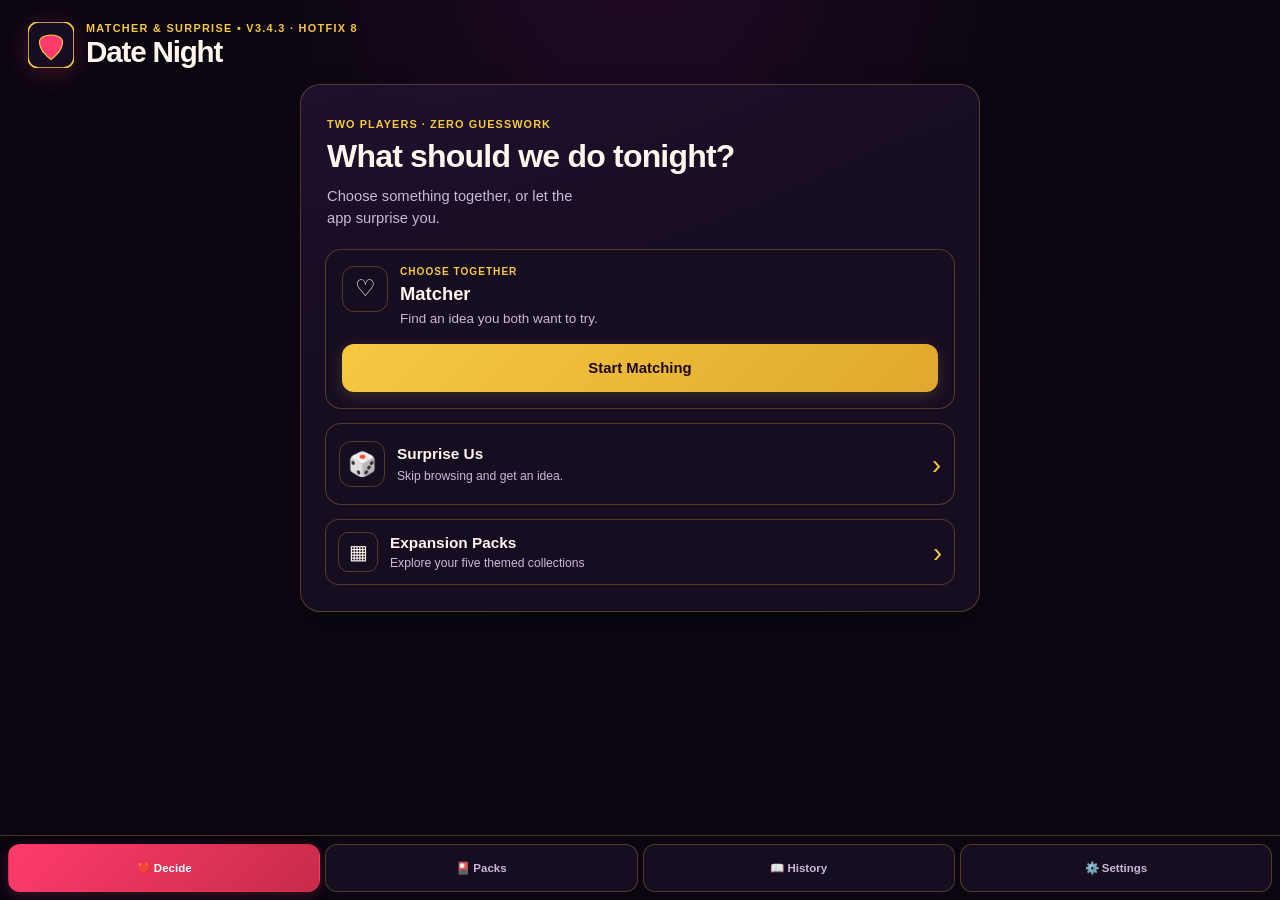
<file: index.html>
<!DOCTYPE html>
<html lang="en">
<head>
<meta charset="UTF-8" />
<meta name="viewport" content="width=device-width, initial-scale=1.0, viewport-fit=cover" />
<meta name="theme-color" content="#0b0610" />
<meta name="application-version" content="3.4.3-hotfix8" />
<meta http-equiv="Content-Security-Policy" content="default-src 'self'; base-uri 'self'; object-src 'none'; script-src 'self'; style-src 'self' 'unsafe-inline'; img-src 'self' data: blob: https:; font-src 'self' data:; connect-src 'self' https: wss:; form-action 'self' mailto:">
<meta name="apple-mobile-web-app-capable" content="yes" />
<meta name="apple-mobile-web-app-status-bar-style" content="black-translucent" />
<meta name="apple-mobile-web-app-title" content="Date Night" />
<link rel="apple-touch-icon" href="./icon-192.png" />
<meta name="format-detection" content="telephone=no" />
<link rel="manifest" href="./manifest.json" />
<title>Date Night Decider · V3.4.3 · Hotfix 8</title>
<link rel="stylesheet" href="./styles.css?v=3.4.3-layout1" />
</head>
<body>
<noscript>
  <div style="padding: 24px; background: #5b1730; color: white; text-align: center; font: 16px sans-serif;" role="alert">
    JavaScript is required to run Date Night Decider. Please enable JavaScript in your browser settings.
  </div>
</noscript>
<canvas id="confettiCanvas" aria-hidden="true"></canvas>
<div class="wrap">
  <header class="hero" role="banner">
    <div class="brand-header-inline">
      <svg class="brand-logo-svg" width="44" height="44" viewBox="0 0 120 120" xmlns="http://www.w3.org/2000/svg" aria-label="Date Night Logo" role="img">
        <rect width="120" height="120" rx="28" fill="#160d21" stroke="#f6c941" stroke-width="4"/>
        <path d="M30,52 C30,28 90,28 90,52 C90,78 60,98 60,98 C60,98 30,78 30,52 Z" fill="#ff3b6c" stroke="#f6c941" stroke-width="3"/>
      </svg>
      <div>
        <div class="brand-subtitle">Matcher &amp; Surprise • V3.4.3 · Hotfix 8</div>
        <h1>Date Night</h1>
      </div>
      <button type="button"
        id="matcherBackButton"
        class="matcher-back-btn"
        data-click-action="switchGame"
        data-click-args="[&quot;home&quot;]"
        aria-label="Back to Decide"
        hidden>‹ Back</button>
    </div>
  </header>

  <div id="storageWarningBanner" class="storage-warning-banner" role="alert" aria-live="assertive" hidden></div>
  <div id="cardAnnouncer" class="sr-only" role="status" aria-live="polite" aria-atomic="true"></div>

  <section class="filter-bar" aria-label="Filter Controls" hidden>
    <span class="filter-label" id="filterLabel">Filters &amp; Preferences</span>
    <details class="category-picker" id="categoryPicker">
      <summary id="categorySummary" aria-expanded="false">Customize Packs &amp; Settings ▾</summary>
      <div class="category-options" role="region" aria-labelledby="filterLabel">
        <div class="dropdown-section-title" style="margin-top:10px;">Filter Categories</div>
        <label><input type="checkbox" class="category-choice" value="baking" checked data-change-action="applyCategoryFilter" aria-label="Baking category" /> 🥧 Baking</label>
        <label><input type="checkbox" class="category-choice" value="cooking" checked data-change-action="applyCategoryFilter" aria-label="Cooking category" /> 🍳 Cooking</label>
        <label><input type="checkbox" class="category-choice" value="gaming" checked data-change-action="applyCategoryFilter" aria-label="Gaming category" /> 🎮 Gaming</label>
        <label><input type="checkbox" class="category-choice" value="board games" checked data-change-action="applyCategoryFilter" aria-label="Board games category" /> 🎲 Board Games</label>
        <label><input type="checkbox" class="category-choice" value="tv" checked data-change-action="applyCategoryFilter" aria-label="TV shows category" /> 📺 TV Shows</label>
        <label><input type="checkbox" class="category-choice" value="movie" checked data-change-action="applyCategoryFilter" aria-label="Movie night category" /> 🎬 Movie Night</label>
        <label><input type="checkbox" class="category-choice" value="micro-adventure" checked data-change-action="applyCategoryFilter" aria-label="Micro-adventure category" /> 🚀 Micro-Adventure</label>
        <label><input type="checkbox" class="category-choice" value="quest" checked data-change-action="applyCategoryFilter" aria-label="Town quest category" /> 🧭 Town Quest</label>
        <label><input type="checkbox" class="category-choice" value="arcade" checked data-change-action="applyCategoryFilter" aria-label="Challenge arcade category" /> ⚔️ Challenge Arcade</label>
        <div class="category-actions">
          <button type="button" data-click-action="setAllCategories" data-click-args="[true]" data-stop-propagation="true" aria-label="Select all categories">Select all</button>
          <button type="button" data-click-action="setAllCategories" data-click-args="[false]" data-stop-propagation="true" aria-label="Clear all categories">Clear all</button>
        </div>

        <div class="dropdown-section-title" style="margin-top:10px;">Budget Filter</div>
        <div class="settings-inline-row" style="grid-template-columns: 1fr;">
          <label for="budgetFilter">Cost Level
            <select id="budgetFilter" data-change-action="applyCategoryFilter">
              <option value="all">Any Budget</option>
              <option value="free">No Additional Purchase (Use What You Have)</option>
              <option value="paid">May Require a Purchase</option>
            </select>
          </label>
        </div>

              </div>
    </details>
  </section>

  <section class="tracker-strip" aria-label="Weekly Goal Tracker" hidden>
    <div class="tracker-info">
      <span>Weekly Goal: <strong id="dateGoalStatus">0 / 1 Done</strong></span>
      <span class="tracker-tip">Swipe through desired packs</span>
    </div>
    <div id="dateGoalProgress" class="stat-bar-bg" role="progressbar" aria-label="Weekly goal progress" aria-valuenow="0" aria-valuemin="0" aria-valuemax="100">
      <div class="stat-bar-fill" id="dateGoalBar" style="width:0%;"></div>
    </div>
  </section>

  <nav class="app-bottom-nav" role="navigation" aria-label="Main navigation">
    <button type="button" class="app-nav-tab active" data-app-tab="decide" data-click-action="switchGame" data-click-args="[&quot;home&quot;,&quot;$this&quot;]">❤️ Decide</button>
    <button type="button" class="app-nav-tab" data-app-tab="packs"
      data-click-action="switchGame" data-click-args="[&quot;store&quot;,&quot;$this&quot;]">🎴 Packs</button>
    <button type="button" class="app-nav-tab" data-app-tab="history"
      data-click-action="switchGame" data-click-args="[&quot;history&quot;,&quot;$this&quot;]">📖 History</button>
    <button type="button" class="app-nav-tab" data-app-tab="settings"
      data-click-action="switchGame" data-click-args="[&quot;settings&quot;,&quot;$this&quot;]">⚙️ Settings</button>
  </nav>


  <main>

    <section class="game-card home-screen active-mode"
      id="card-home" aria-labelledby="homeTitle">
      <div class="home-intro">
        <div class="home-eyebrow">TWO PLAYERS · ZERO GUESSWORK</div>
        <h2 id="homeTitle" class="home-title">What should we do tonight?</h2>
        <p class="home-description">
          Choose something together, or let the app surprise you.
        </p>
      </div>

      <div class="home-actions">
        <section class="home-action-card home-action-card-primary"
          aria-labelledby="homeMatcherTitle">
          <div class="home-action-topline">
            <div class="home-action-icon" aria-hidden="true">♡</div>
            <div class="home-action-copy">
              <div class="home-action-eyebrow">CHOOSE TOGETHER</div>
              <h3 id="homeMatcherTitle">Matcher</h3>
              <p>Find an idea you both want to try.</p>
            </div>
          </div>
          <button type="button" class="primary-btn home-primary-btn"
            data-click-action="switchGame"
            data-click-args="[&quot;matcher&quot;,&quot;$this&quot;]">
            Start Matching
          </button>
        </section>

        <button type="button"
          class="home-action-card home-action-card-secondary"
          data-click-action="switchGame"
          data-click-args="[&quot;surprise&quot;,&quot;$this&quot;]">
          <span class="home-action-icon" aria-hidden="true">🎲</span>
          <span class="home-action-copy">
            <strong>Surprise Us</strong>
            <small>Skip browsing and get an idea.</small>
          </span>
          <span class="home-card-arrow" aria-hidden="true">›</span>
        </button>

        <button type="button" class="home-packs-shortcut"
          data-click-action="switchGame"
          data-click-args="[&quot;store&quot;,&quot;$this&quot;]">
          <span class="home-packs-icon" aria-hidden="true">▦</span>
          <span class="home-packs-copy">
            <strong>Expansion Packs</strong>
            <small>Explore your five themed collections</small>
          </span>
          <span class="home-card-arrow" aria-hidden="true">›</span>
        </button>
      </div>
    </section>

    <section class="game-card" id="card-matcher" aria-labelledby="matcherTurnHeader">
      <div class="matcher-wrap">
        <div id="connectionStatusBanner" class="connection-status-banner" style="display:none;" role="status"></div>
        <div class="turn-indicator" id="matcherTurnHeader">Player 1's Turn</div>
        <div class="swipe-card" id="swipeCard" tabindex="0" role="region" aria-label="Date Idea Card">
          <div class="card-content-inner">
            <div class="cat-badge" id="cardCategory">Baking</div>
            <div class="title" id="cardTitle">Loading...</div>
            <div class="detail" id="cardDetail">Loading activity details...</div>
            <div class="meta-pills" id="cardMeta"></div>
            <div id="venueHintBanner" class="ftc-disclosure-badge" style="display:none;">Going out? Open the selected idea's map search for nearby options.</div>
          </div>
        </div>
        <div class="swipe-controls" aria-label="Date idea choice buttons">
          <button type="button" class="swipe-control-btn pass-btn" data-click-action="handleSwipe" data-click-args="[false]" aria-label="Pass on this date">✕ Pass</button>
          <button type="button" class="swipe-control-btn like-btn" data-click-action="handleSwipe" data-click-args="[true]" aria-label="Like this date">♥ Like</button>
        </div>
        <div class="swipe-hint">Swipe <b>Left</b> to pass · Swipe <b>Right</b> to like desired packs</div>
      </div>
    </section>

    <section class="game-card" id="card-surprise">
      <div class="surprise-wrap">
        <div class="turn-indicator">Instant Decision</div>
        <h2 class="section-title">Surprise Us</h2>
        <p class="section-sub">Pick a random date instantly from your active packs.</p>
        <div class="feature-grid">
          <label for="surpriseMode">Mode
            <select id="surpriseMode">
              <option value="all">Anything eligible</option>
              <option value="new">Not completed yet</option>
            </select>
          </label>
        </div>
        <button type="button" class="primary-btn" data-click-action="surpriseMe" style="margin-top:16px;">✨ Pick Our Date</button>
      </div>
    </section>

    <section class="game-card" id="card-history">
      <div class="turn-indicator">Scrapbook &amp; Analytics</div>
      <h2 class="section-title">Date History</h2>
      <div id="analyticsDashboard"></div>
      <div id="historyStats" class="library-summary"></div>
      <div id="historyList" class="library-list"></div>
</section>

    <section class="game-card" id="card-library">
      <div class="turn-indicator">Full Collection</div>
      <h2 class="section-title">Date Library</h2>
      <div class="library-tools">
        <input type="search" id="librarySearch" placeholder="🔍 Search titles..." data-input-action="renderLibrary" aria-label="Search date titles" />
        <select id="libraryCategory" data-change-action="renderLibrary" aria-label="Filter library category">
          <option value="all">All categories</option>
          <option value="baking">Baking</option>
          <option value="cooking">Cooking</option>
          <option value="gaming">Gaming</option>
          <option value="board games">Board Games</option>
          <option value="tv">TV Shows</option>
          <option value="movie">Movie Night</option>
          <option value="micro-adventure">Micro-Adventure</option>
          <option value="quest">Town Quest</option>
          <option value="arcade">Challenge Arcade</option>
        </select>
      </div>
      <div class="library-summary" id="librarySummary"></div>
      <div class="library-list" id="libraryList"></div>
    </section>

    <section class="game-card" id="card-store">
      <div class="turn-indicator">Expansion Hub</div>
      <h2 class="section-title">Date Night Store</h2>
      <p class="section-sub">Explore five expansion packs with seven unique date ideas each. Preview every card before unlocking a pack. Official purchases process securely via App Store / Google Play.</p>
      <div class="library-summary" id="storeSummary"></div>
      <div class="store-grid" id="storeGrid"></div>
    </section>

    <section class="game-card" id="card-settings">
      <div class="turn-indicator">App Preferences</div>
      <h2 class="section-title">Settings</h2>
<div class="dropdown-section-title" style="margin-top:10px;">Appearance &amp; Feedback</div>
        <div class="settings-inline-row">
          <label for="themeSelect">Theme
            <select id="themeSelect" data-change-action="applyTheme" data-change-args="[&quot;$value&quot;]">
              <option value="dark">Midnight</option>
              <option value="ocean">Ocean</option>
            </select>
          </label>
          <label for="feedbackSelect">Feedback
            <select id="feedbackSelect" data-change-action="saveFeedbackSettings" data-change-args="[&quot;$value&quot;]">
              <option value="both">Haptics + Sound</option>
              <option value="sound">Sound only</option>
              <option value="vibration">Haptics only</option>
              <option value="off">Off</option>
            </select>
          </label>
        </div>

        <div class="dropdown-section-title" style="margin-top:10px;">Tools &amp; History</div>
        <div class="settings-tab-actions">
          <button type="button" class="settings-tab-btn" data-click-action="startP2PServer">🔗 Host Live Room</button>
          <button type="button" class="settings-tab-btn" data-click-action="joinP2PServer">📥 Join Live Room</button>
          <button type="button" class="settings-tab-btn" data-click-action="copyInviteLink">📋 Copy / Share Invite Link</button>
          <button type="button" class="settings-tab-btn" data-click-action="leaveLiveRoom">🚪 Leave Live Room</button>
          <button type="button" class="settings-tab-btn" data-click-action="switchGame" data-click-args="[&quot;history&quot;]">📅 View Scrapbook &amp; History</button>
          <button type="button" class="settings-tab-btn" data-click-action="switchGame" data-click-args="[&quot;library&quot;]">📚 View Date Library</button>
          <button type="button" class="settings-tab-btn" data-click-action="switchGame" data-click-args="[&quot;store&quot;]">🛒 Expansion Store</button>
          <button type="button" class="settings-tab-btn" data-click-action="restorePurchases">🔄 Restore Purchases</button>
          <button type="button" class="settings-tab-btn" data-click-action="exportBackup">💾 Backup data (JSON)</button>
          <button type="button" class="settings-tab-btn" data-click-action="triggerImportPicker" data-target="importBackup">📥 Import Backup</button>
          <input id="importBackup" type="file" accept="application/json,.json" style="display:none" data-change-action="importBackupFile" data-change-args="[&quot;$event&quot;]" aria-label="Import Backup File" />
          <button type="button" class="settings-tab-btn" data-click-action="clearAllData">🗑️ Clear Application Data</button>
        </div>

        <div class="dropdown-section-title" style="margin-top:10px;">Legal &amp; Privacy</div>
        <div class="settings-tab-actions">
          <button type="button" class="settings-tab-btn" data-click-action="openLegalModal" data-click-args="[&quot;privacy&quot;]">🔒 Privacy Policy</button>
          <button type="button" class="settings-tab-btn" data-click-action="openLegalModal" data-click-args="[&quot;support&quot;]">💬 Support &amp; Contact</button>
        </div>
    </section>
</main>
</div>

<div class="modal-overlay" id="votingModal" role="dialog" aria-modal="true" aria-labelledby="votingModalTitle">
  <div class="modal-box">
    <div class="modal-badge" id="votingEyebrow">Mutual Draft Elimination</div>
    <h2 id="votingModalTitle" class="modal-title">Take Turns Banning</h2>
    <div id="votingModalDetail" class="modal-detail">You both liked these dates! Take turns eliminating options until one final date remains:</div>
    <div class="turn-indicator" id="draftTurnHeader" style="margin-bottom:10px;">Player 1's Turn to Ban</div>
    <div id="votingShortlistContainer" class="draft-grid" style="margin-bottom:16px;"></div>
    <div id="noMatchesActions" class="no-match-actions" hidden>
      <button type="button" class="primary-btn" data-click-action="restartMatcherAfterNoMatch">🔄 Try Again with the Same Packs</button>
      <button type="button" class="primary-btn secondary-action-btn" data-click-action="requestPackAdjustment">🎛️ Adjust Packs / Categories</button>
    </div>
  </div>
</div>

<div class="modal-overlay" id="decisionModal" role="dialog" aria-modal="true" aria-labelledby="modalIdeaName">
  <div class="modal-box winner-reveal-animation">
    <div class="modal-badge" id="modalEyebrow">It's a Match!</div>
    <h2 id="modalIdeaName" class="modal-title">Date Idea</h2>
    <div id="modalIdeaDetail" class="modal-detail">Details...</div>
    <button type="button" class="primary-btn" id="startSelectedDateBtn" data-click-action="startSelectedDate" style="margin-bottom:8px;">🚀 Start Date Now</button>
    <button type="button" class="primary-btn secondary-action-btn" id="completeDateBtn" data-click-action="completeCurrentDate">✅ We did this date!</button>
    <button type="button" class="primary-btn secondary-action-btn" id="mapDirectionsBtn" style="display:none;margin-top:8px;" data-click-action="openCurrentCardMap">🗺️ Find Nearby Options</button>
    <button type="button" class="primary-btn secondary-action-btn" style="margin-top:8px;" data-click-action="downloadCalendarEvent">📅 Add to Calendar</button>
    <button type="button" class="primary-btn secondary-action-btn" style="margin-top:8px;" data-click-action="closeModal">Close / Keep Playing</button>
  </div>
</div>

<div class="modal-overlay" id="storePreviewModal" role="dialog" aria-modal="true" aria-labelledby="storeModalTitle">
  <div class="modal-box">
    <div class="modal-badge" id="storeModalEyebrow">Expansion Pack Preview</div>
    <h2 id="storeModalTitle" class="modal-title">Pack Name</h2>
    <p id="storeModalDesc" class="modal-detail" style="margin-bottom:12px;">Description...</p>
    <div id="storeModalCardsList" style="text-align:left;max-height:220px;overflow-y:auto;margin-bottom:16px;display:grid;gap:8px;"></div>
    <button type="button" class="primary-btn" id="storeModalActionBtn" data-click-action="actionFromPreviewModal">Unlock Pack</button>
    <button type="button" class="primary-btn secondary-action-btn" style="margin-top:8px;" data-click-action="closeStorePreview">Close</button>
  </div>
</div>

<div class="modal-overlay" id="logDateModal" role="dialog" aria-modal="true" aria-labelledby="logDateTitle">
  <div class="modal-box">
    <div class="modal-badge">Complete &amp; Scrapbook</div>
    <h2 id="logDateTitle" class="modal-title">Log Date Night</h2>
    <p class="modal-detail" id="logDateItemTitle">Date Idea Title</p>

    <div class="rating-group">
      <div class="rating-label">Player 1 Rating: <span id="p1RatingVal" class="rating-num">5</span>/5</div>
      <div class="star-rating" id="p1StarRating">
        <button type="button" class="star-btn active" data-val="1" data-click-action="setRating" data-click-args="[1,1]" aria-label="1 star">★</button>
        <button type="button" class="star-btn active" data-val="2" data-click-action="setRating" data-click-args="[1,2]" aria-label="2 stars">★</button>
        <button type="button" class="star-btn active" data-val="3" data-click-action="setRating" data-click-args="[1,3]" aria-label="3 stars">★</button>
        <button type="button" class="star-btn active" data-val="4" data-click-action="setRating" data-click-args="[1,4]" aria-label="4 stars">★</button>
        <button type="button" class="star-btn active" data-val="5" data-click-action="setRating" data-click-args="[1,5]" aria-label="5 stars">★</button>
      </div>
    </div>

    <div class="rating-group" style="margin-top:14px;">
      <div class="rating-label">Player 2 Rating: <span id="p2RatingVal" class="rating-num">5</span>/5</div>
      <div class="star-rating" id="p2StarRating">
        <button type="button" class="star-btn active" data-val="1" data-click-action="setRating" data-click-args="[2,1]" aria-label="1 star">★</button>
        <button type="button" class="star-btn active" data-val="2" data-click-action="setRating" data-click-args="[2,2]" aria-label="2 stars">★</button>
        <button type="button" class="star-btn active" data-val="3" data-click-action="setRating" data-click-args="[2,3]" aria-label="3 stars">★</button>
        <button type="button" class="star-btn active" data-val="4" data-click-action="setRating" data-click-args="[2,4]" aria-label="4 stars">★</button>
        <button type="button" class="star-btn active" data-val="5" data-click-action="setRating" data-click-args="[2,5]" aria-label="5 stars">★</button>
      </div>
    </div>

    <div style="margin-top:14px; text-align:left;">
      <label for="logDateNoteInput" style="font-size:0.78rem; font-weight:800; color:var(--muted);">Memory Note (Optional)</label>
      <textarea id="logDateNoteInput" class="modal-textarea" rows="2" placeholder="What made this date memorable?"></textarea>
    </div>

    <button type="button" class="primary-btn" style="margin-top:16px;" data-click-action="saveLoggedDate">💾 Save to Scrapbook</button>
    <button type="button" class="primary-btn secondary-action-btn" style="margin-top:8px;" data-click-action="closeLogDateModal">Cancel</button>
  </div>
</div>

<div class="modal-overlay" id="calendarModal" role="dialog" aria-modal="true" aria-labelledby="calendarModalTitle">
  <div class="modal-box">
    <div class="modal-badge">Calendar Event</div>
    <h2 id="calendarModalTitle" class="modal-title">Schedule Date Night</h2>
    <p class="modal-detail">Download an .ics calendar file for your date.</p>

    <div style="display:grid; gap:12px; margin-bottom:16px; text-align:left;">
      <label for="calendarDateInput" style="font-size:0.78rem; font-weight:800; color:var(--muted);">Date
        <input type="date" id="calendarDateInput" class="modal-input" />
      </label>
      <label for="calendarTimeInput" style="font-size:0.78rem; font-weight:800; color:var(--muted);">Start Time
        <input type="time" id="calendarTimeInput" class="modal-input" value="19:00" />
      </label>
    </div>

    <button type="button" class="primary-btn" data-click-action="generateAndDownloadCalendar">📅 Download Calendar File (.ics)</button>
    <button type="button" class="primary-btn secondary-action-btn" style="margin-top:8px;" data-click-action="closeCalendarModal">Cancel</button>
  </div>
</div>

<div class="modal-overlay" id="liveRoomModal" role="dialog" aria-modal="true" aria-labelledby="liveRoomModalTitle">
  <div class="modal-box">
    <div class="modal-badge">P2P Live Sync</div>
    <h2 id="liveRoomModalTitle" class="modal-title">Live Couple Room</h2>

    <div class="modal-tabs">
      <button type="button" id="tabHostRoom" class="modal-tab-btn active" data-click-action="switchLiveRoomTab" data-click-args="[&quot;host&quot;]">🔗 Host Room</button>
      <button type="button" id="tabJoinRoom" class="modal-tab-btn" data-click-action="switchLiveRoomTab" data-click-args="[&quot;join&quot;]">📥 Join Room</button>
    </div>

    <div id="hostRoomSection">
      <p class="modal-detail">Create a private sync code and invite your partner to swipe together in real-time.</p>
      <div style="text-align:left; margin-bottom:12px;">
        <label for="hostCodeInput" style="font-size:0.78rem; font-weight:800; color:var(--muted);">Room Code</label>
        <div style="display:flex; gap:6px; margin-top:4px;">
          <input type="text" id="hostCodeInput" class="modal-input" style="flex:1;" readonly />
          <button type="button" class="primary-btn secondary-action-btn" style="width:auto; padding:0 12px;" data-click-action="generateNewHostCode">🎲 New</button>
        </div>
      </div>
      <button type="button" class="primary-btn" data-click-action="confirmStartHost">🚀 Start Live Room</button>
    </div>

    <div id="joinRoomSection" style="display:none;">
      <p class="modal-detail">Enter the room code shared by your partner to connect.</p>
      <div style="text-align:left; margin-bottom:12px;">
        <label for="joinCodeInput" style="font-size:0.78rem; font-weight:800; color:var(--muted);">Enter Room Code</label>
        <input type="text" id="joinCodeInput" class="modal-input" placeholder="e.g. datenight-3a8f91c2" style="margin-top:4px;" />
      </div>
      <button type="button" class="primary-btn" data-click-action="confirmJoinRoom">📥 Connect to Room</button>
    </div>

    <button type="button" class="primary-btn secondary-action-btn" style="margin-top:10px;" data-click-action="closeLiveRoomModal">Cancel</button>
  </div>
</div>

<div class="modal-overlay" id="confirmModal" role="dialog" aria-modal="true" aria-labelledby="confirmModalTitle">
  <div class="modal-box">
    <div class="modal-badge" id="confirmModalBadge">Confirmation</div>
    <h2 id="confirmModalTitle" class="modal-title">Are you sure?</h2>
    <p id="confirmModalMessage" class="modal-detail">Action details...</p>

    <button type="button" class="primary-btn" id="confirmModalYesBtn" data-click-action="handleConfirmYes">Confirm</button>
    <button type="button" class="primary-btn secondary-action-btn" style="margin-top:8px;" data-click-action="closeConfirmModal">Cancel</button>
  </div>
</div>

<div class="modal-overlay" id="legalModal" role="dialog" aria-modal="true" aria-labelledby="legalModalTitle">
  <div class="modal-box" style="max-width:520px; text-align:left;">
    <div class="modal-badge" id="legalModalBadge">Legal &amp; Privacy</div>
    <h2 id="legalModalTitle" class="modal-title">Privacy Policy &amp; Support</h2>

    <div class="modal-tabs">
      <button type="button" id="tabPrivacy" class="modal-tab-btn active" data-click-action="switchLegalTab" data-click-args="[&quot;privacy&quot;]">🔒 Privacy</button>
      <button type="button" id="tabSupport" class="modal-tab-btn" data-click-action="switchLegalTab" data-click-args="[&quot;support&quot;]">💬 Support</button>
    </div>

    <div id="legalPrivacyContent" style="max-height:280px; overflow-y:auto; padding:10px; background:rgba(0,0,0,0.25); border-radius:10px; font-size:0.8rem; color:var(--muted); line-height:1.5;">
      <p><strong>Local-first storage:</strong> Scrapbook entries, filters, and preferences are stored in browser/native IndexedDB when available. If storage fails, an alert banner is displayed and unsaved work is not claimed to be preserved.</p>
      <p><strong>Live rooms:</strong> Live sync sends room setup and selected date-card state between participants using PeerJS/WebRTC. Default setup uses public STUN with dynamic TURN relay credential endpoint support.</p>
      <p><strong>Purchases:</strong> In-app purchases process securely via App Store / Google Play and RevenueCat.</p>
      <p><a href="./privacy.html" target="_blank" rel="noopener">Read the full Privacy Policy</a></p>
    </div>

    <div id="legalSupportContent" style="display:none; max-height:280px; overflow-y:auto; padding:10px; background:rgba(0,0,0,0.25); border-radius:10px; font-size:0.8rem; color:var(--muted); line-height:1.5;">
      <p><strong>💬 Support Center:</strong> Need help or have feature requests? Contact support at <a href="mailto:support@datenightdecider.app" style="color:var(--gold);">support@datenightdecider.app</a>.</p>
      <p><a href="./support.html" target="_blank" rel="noopener">Open full Support &amp; Help Center</a></p>
    </div>

    <button type="button" class="primary-btn secondary-action-btn" style="margin-top:12px;" data-click-action="closeLegalModal">Close</button>
  </div>
</div>

<script src="./vendor/dexie.min.js?v=3.4.3-layout1"></script>
<script src="./vendor/peerjs.min.js?v=3.4.3-layout1"></script>
<script src="./src/adapters/device-adapter.js?v=3.4.3-layout1"></script>
<script src="./db.js?v=3.4.3-layout1"></script>
<script src="./store.js?v=3.4.3-layout1"></script>
<script src="./p2p.js?v=3.4.3-layout1"></script>
<script src="./ui.js?v=3.4.3-layout1"></script>
<script src="./app.js?v=3.4.3-layout1"></script>
<script src="./boot.js?v=3.4.3-layout1"></script>
</body>
</html>
</file>
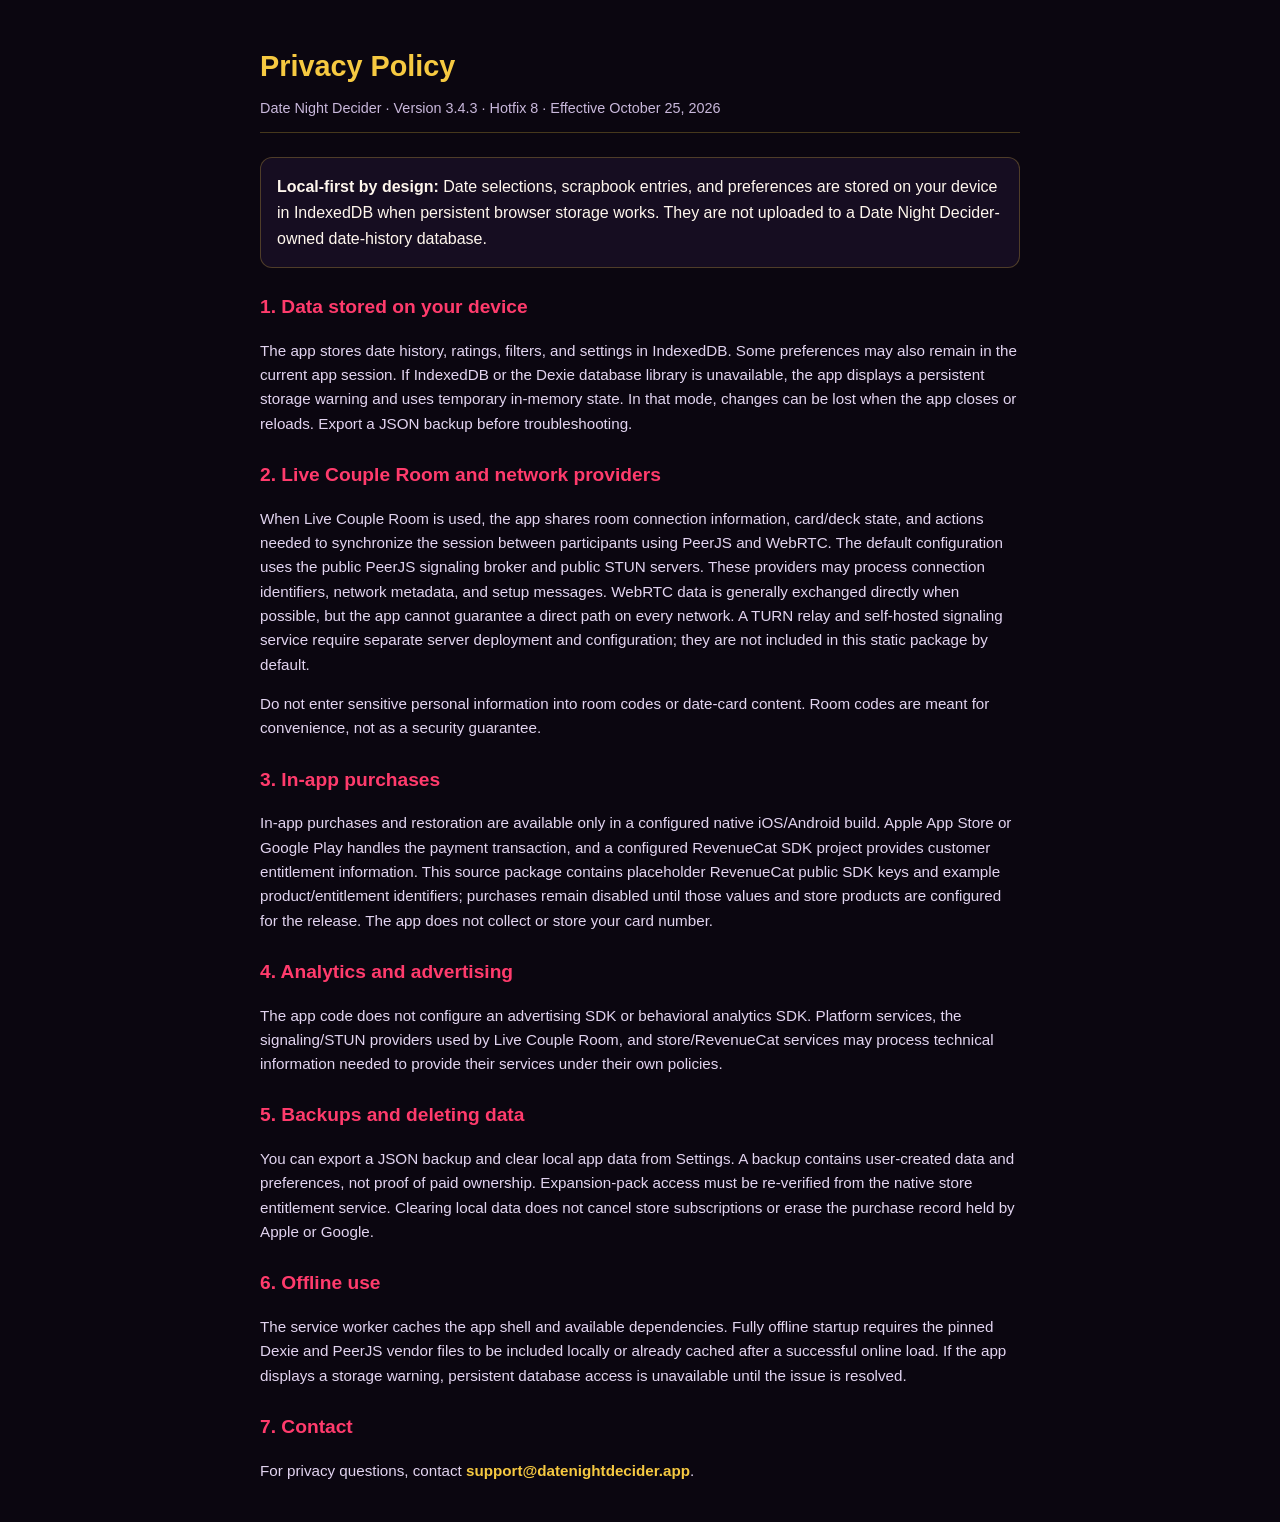
<file: privacy.html>
<!DOCTYPE html>
<html lang="en">
<head>
<meta charset="UTF-8" />
<meta name="viewport" content="width=device-width, initial-scale=1.0" />
<meta name="theme-color" content="#0b0610" />
<title>Privacy Policy · Date Night Decider</title>
<style>
  body { background:#0b0610; color:#fff7ed; font-family:-apple-system,BlinkMacSystemFont,sans-serif; line-height:1.6; max-width:760px; margin:0 auto; padding:24px 16px; }
  h1 { color:#f6c941; font-size:1.8rem; margin-bottom:8px; }
  .subtitle { color:#c9b8db; font-size:.9rem; margin-bottom:24px; border-bottom:1px solid rgba(246,201,65,.25); padding-bottom:12px; }
  h2 { color:#ff3b6c; font-size:1.2rem; margin-top:24px; }
  p,li { color:#e2d4f0; font-size:.95rem; }
  .box { background:#160d21; border:1px solid rgba(246,201,65,.25); border-radius:12px; padding:16px; margin:16px 0; }
  a { color:#f6c941; text-decoration:none; font-weight:bold; }
</style>
</head>
<body>
<h1>Privacy Policy</h1>
<div class="subtitle">Date Night Decider · Version 3.4.3 · Hotfix 8 · Effective October 25, 2026</div>
<div class="box"><strong>Local-first by design:</strong> Date selections, scrapbook entries, and preferences are stored on your device in IndexedDB when persistent browser storage works. They are not uploaded to a Date Night Decider-owned date-history database.</div>
<h2>1. Data stored on your device</h2>
<p>The app stores date history, ratings, filters, and settings in IndexedDB. Some preferences may also remain in the current app session. If IndexedDB or the Dexie database library is unavailable, the app displays a persistent storage warning and uses temporary in-memory state. In that mode, changes can be lost when the app closes or reloads. Export a JSON backup before troubleshooting.</p>
<h2>2. Live Couple Room and network providers</h2>
<p>When Live Couple Room is used, the app shares room connection information, card/deck state, and actions needed to synchronize the session between participants using PeerJS and WebRTC. The default configuration uses the public PeerJS signaling broker and public STUN servers. These providers may process connection identifiers, network metadata, and setup messages. WebRTC data is generally exchanged directly when possible, but the app cannot guarantee a direct path on every network. A TURN relay and self-hosted signaling service require separate server deployment and configuration; they are not included in this static package by default.</p>
<p>Do not enter sensitive personal information into room codes or date-card content. Room codes are meant for convenience, not as a security guarantee.</p>
<h2>3. In-app purchases</h2>
<p>In-app purchases and restoration are available only in a configured native iOS/Android build. Apple App Store or Google Play handles the payment transaction, and a configured RevenueCat SDK project provides customer entitlement information. This source package contains placeholder RevenueCat public SDK keys and example product/entitlement identifiers; purchases remain disabled until those values and store products are configured for the release. The app does not collect or store your card number.</p>
<h2>4. Analytics and advertising</h2>
<p>The app code does not configure an advertising SDK or behavioral analytics SDK. Platform services, the signaling/STUN providers used by Live Couple Room, and store/RevenueCat services may process technical information needed to provide their services under their own policies.</p>
<h2>5. Backups and deleting data</h2>
<p>You can export a JSON backup and clear local app data from Settings. A backup contains user-created data and preferences, not proof of paid ownership. Expansion-pack access must be re-verified from the native store entitlement service. Clearing local data does not cancel store subscriptions or erase the purchase record held by Apple or Google.</p>
<h2>6. Offline use</h2>
<p>The service worker caches the app shell and available dependencies. Fully offline startup requires the pinned Dexie and PeerJS vendor files to be included locally or already cached after a successful online load. If the app displays a storage warning, persistent database access is unavailable until the issue is resolved.</p>
<h2>7. Contact</h2>
<p>For privacy questions, contact <a href="mailto:support@datenightdecider.app">support@datenightdecider.app</a>.</p>
</body>
</html>
</file>
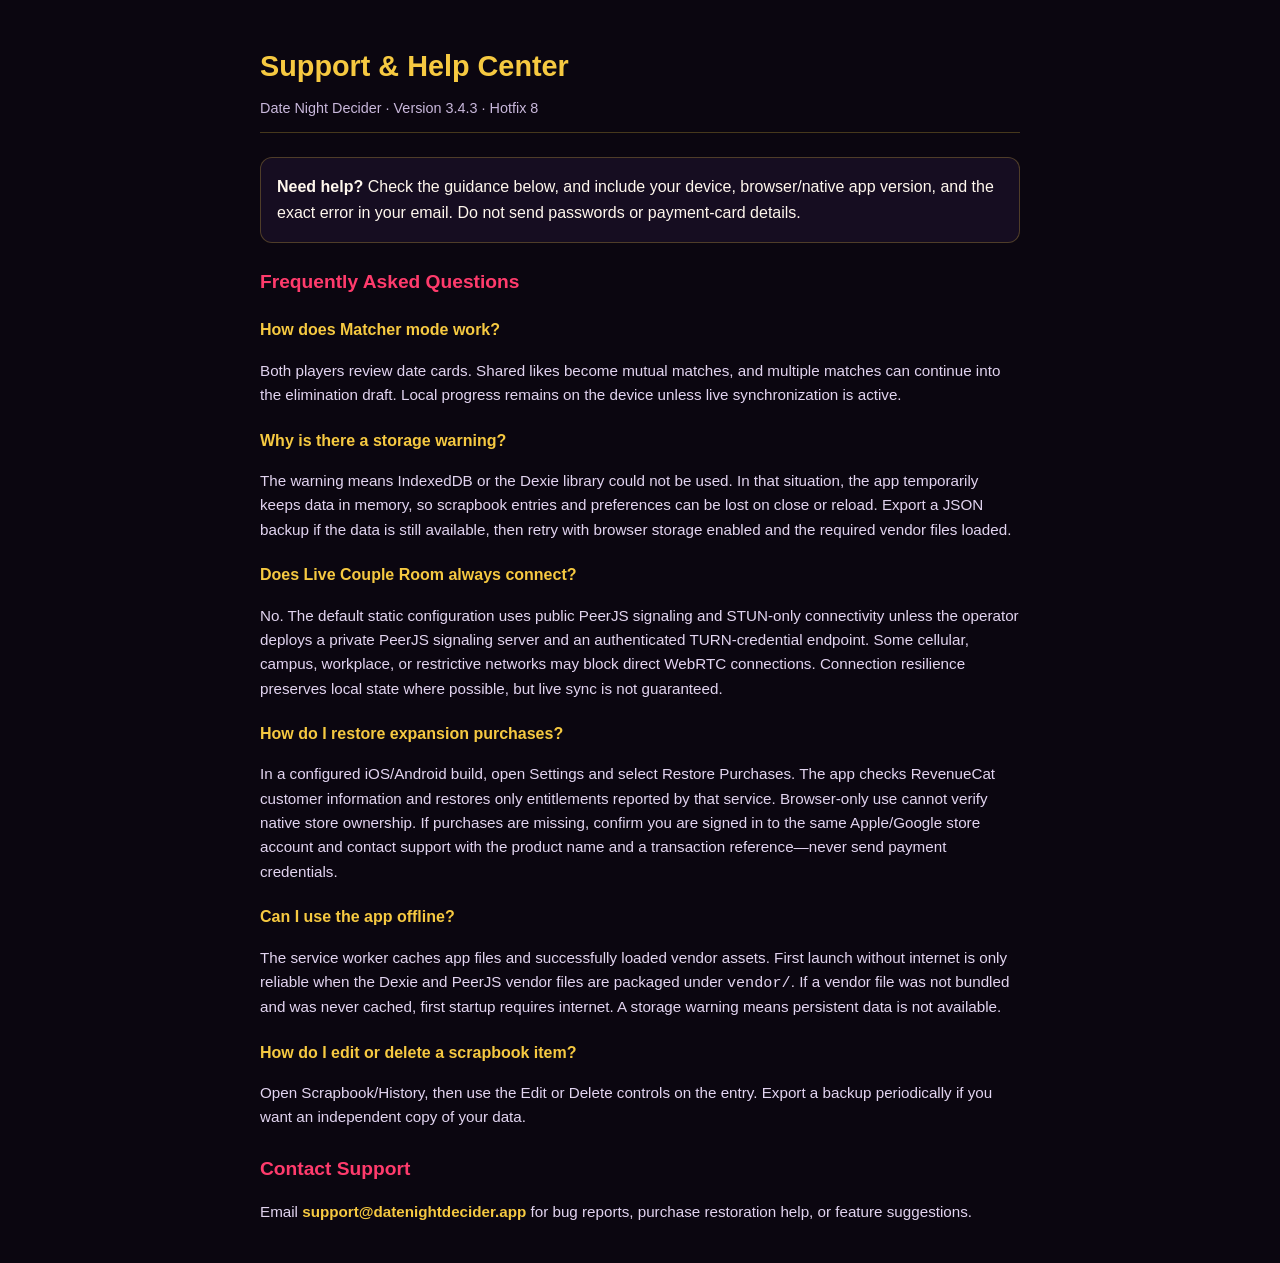
<file: support.html>
<!DOCTYPE html>
<html lang="en">
<head>
<meta charset="UTF-8" />
<meta name="viewport" content="width=device-width, initial-scale=1.0" />
<meta name="theme-color" content="#0b0610" />
<title>Support &amp; Help · Date Night Decider</title>
<style>
  body { background:#0b0610; color:#fff7ed; font-family:-apple-system,BlinkMacSystemFont,sans-serif; line-height:1.6; max-width:760px; margin:0 auto; padding:24px 16px; }
  h1 { color:#f6c941; font-size:1.8rem; margin-bottom:8px; }
  .subtitle { color:#c9b8db; font-size:.9rem; margin-bottom:24px; border-bottom:1px solid rgba(246,201,65,.25); padding-bottom:12px; }
  h2 { color:#ff3b6c; font-size:1.2rem; margin-top:24px; }
  h3 { color:#f6c941; font-size:1rem; margin-top:20px; }
  p,li { color:#e2d4f0; font-size:.95rem; }
  .box { background:#160d21; border:1px solid rgba(246,201,65,.25); border-radius:12px; padding:16px; margin:16px 0; }
  a { color:#f6c941; text-decoration:none; font-weight:bold; }
</style>
</head>
<body>
<h1>Support &amp; Help Center</h1>
<div class="subtitle">Date Night Decider · Version 3.4.3 · Hotfix 8</div>
<div class="box"><strong>Need help?</strong> Check the guidance below, and include your device, browser/native app version, and the exact error in your email. Do not send passwords or payment-card details.</div>
<h2>Frequently Asked Questions</h2>
<h3>How does Matcher mode work?</h3>
<p>Both players review date cards. Shared likes become mutual matches, and multiple matches can continue into the elimination draft. Local progress remains on the device unless live synchronization is active.</p>
<h3>Why is there a storage warning?</h3>
<p>The warning means IndexedDB or the Dexie library could not be used. In that situation, the app temporarily keeps data in memory, so scrapbook entries and preferences can be lost on close or reload. Export a JSON backup if the data is still available, then retry with browser storage enabled and the required vendor files loaded.</p>
<h3>Does Live Couple Room always connect?</h3>
<p>No. The default static configuration uses public PeerJS signaling and STUN-only connectivity unless the operator deploys a private PeerJS signaling server and an authenticated TURN-credential endpoint. Some cellular, campus, workplace, or restrictive networks may block direct WebRTC connections. Connection resilience preserves local state where possible, but live sync is not guaranteed.</p>
<h3>How do I restore expansion purchases?</h3>
<p>In a configured iOS/Android build, open Settings and select Restore Purchases. The app checks RevenueCat customer information and restores only entitlements reported by that service. Browser-only use cannot verify native store ownership. If purchases are missing, confirm you are signed in to the same Apple/Google store account and contact support with the product name and a transaction reference—never send payment credentials.</p>
<h3>Can I use the app offline?</h3>
<p>The service worker caches app files and successfully loaded vendor assets. First launch without internet is only reliable when the Dexie and PeerJS vendor files are packaged under <code>vendor/</code>. If a vendor file was not bundled and was never cached, first startup requires internet. A storage warning means persistent data is not available.</p>
<h3>How do I edit or delete a scrapbook item?</h3>
<p>Open Scrapbook/History, then use the Edit or Delete controls on the entry. Export a backup periodically if you want an independent copy of your data.</p>
<h2>Contact Support</h2>
<p>Email <a href="mailto:support@datenightdecider.app">support@datenightdecider.app</a> for bug reports, purchase restoration help, or feature suggestions.</p>
</body>
</html>
</file>
<file: styles.css>
/* Date Night Decider V3.1.2 · repaired responsive stylesheet */
:root {
  color-scheme: dark;
  --bg: #0b0610;
  --card-bg: #160d21;
  --card-hover: #241436;
  --pink: #ff3b6c;
  --gold: #f6c941;
  --cream: #fff7ed;
  --muted: #c9b8db;
  --border: rgba(246, 201, 65, .25);
  --btn-text: #1a080c;
  --modal-bg: #190e25;
  --good: #34d399;
  --danger: #fb7185;
  font-synthesis: none;
}
* { box-sizing: border-box; }
html { min-height: 100%; background: var(--bg); scroll-behavior: smooth; }
body {
  margin: 0; min-height: 100vh; padding: calc(env(safe-area-inset-top, 0px) + 12px) 14px calc(env(safe-area-inset-bottom, 0px) + 28px);
  background: radial-gradient(ellipse at 50% -20%, rgba(112, 26, 117, .24), transparent 45%), var(--bg);
  color: var(--cream); font-family: -apple-system, BlinkMacSystemFont, "Segoe UI", Roboto, Helvetica, Arial, sans-serif;
  -webkit-tap-highlight-color: transparent;
}
button, input, select, textarea { font: inherit; }
button { cursor: pointer; border: 0; }
button:disabled { cursor: not-allowed; opacity: .55; }
button:focus-visible, input:focus-visible, select:focus-visible, summary:focus-visible, [tabindex]:focus-visible { outline: 3px solid var(--gold); outline-offset: 3px; }
.wrap { width: 100%; max-width: 560px; margin: 0 auto; }
.hero { padding: 10px 4px 16px; }
.brand-header-inline { display: flex; align-items: center; gap: 12px; }
.brand-logo-svg { width: 46px; height: 46px; flex: 0 0 auto; filter: drop-shadow(0 4px 12px rgba(255, 59, 108, .23)); }
.brand-subtitle { margin-bottom: 2px; color: var(--gold); font-size: .68rem; font-weight: 850; text-transform: uppercase; letter-spacing: .12em; }
h1 { margin: 0; color: var(--cream); font-size: 1.85rem; line-height: 1.08; font-weight: 950; letter-spacing: -.04em; }
.filter-bar { display: grid; grid-template-columns: minmax(88px, auto) minmax(0,1fr); gap: 10px; align-items: center; margin-bottom: 9px; padding: 5px 2px; }
.filter-label { font-size: .72rem; line-height: 1.3; font-weight: 850; letter-spacing: .08em; color: var(--muted); text-transform: uppercase; }
.category-picker { position: relative; min-width: 0; z-index: 50; }
.category-picker summary { display: flex; align-items: center; justify-content: center; min-height: 46px; padding: 10px 12px; border: 1px solid var(--border); border-radius: 12px; background: var(--card-bg); color: var(--cream); font-size: .82rem; font-weight: 800; text-align: center; cursor: pointer; list-style: none; }
.category-picker summary::-webkit-details-marker { display: none; }
.category-options { position: absolute; top: calc(100% + 8px); right: 0; left: 0; display: grid; gap: 8px; max-height: min(72vh, 650px); overflow-y: auto; overscroll-behavior: contain; padding: 14px; border: 1px solid var(--gold); border-radius: 16px; background: #241436; box-shadow: 0 18px 48px rgba(0,0,0,.75); }
.dropdown-section-title { margin: 4px 0 2px; padding-bottom: 5px; border-bottom: 1px solid var(--border); color: var(--gold); font-size: .72rem; font-weight: 950; letter-spacing: .1em; text-transform: uppercase; }
.category-options > label { display: flex; align-items: center; gap: 10px; min-height: 42px; padding: 8px 10px; border-radius: 9px; background: rgba(255,255,255,.045); color: #fff; font-size: .84rem; font-weight: 700; cursor: pointer; }
.category-options input[type="checkbox"] { width: 20px; height: 20px; accent-color: var(--pink); flex: 0 0 auto; }
.pack-selection-note { margin: 0 0 2px; color: var(--muted); font-size: .76rem; line-height: 1.4; }
.pack-choice-row { display: flex; align-items: center; gap: 9px; min-height: 44px; }
.pack-choice-row input:disabled { opacity: .45; }
.pack-choice-name { flex: 1 1 auto; min-width: 0; }
.pack-count { display: inline-block; margin-left: 3px; color: var(--muted); font-size: .68rem; font-weight: 750; }
.pack-status { flex: 0 0 auto; max-width: 105px; color: var(--gold); font-size: .63rem; line-height: 1.2; font-weight: 900; text-align: right; text-transform: uppercase; }
.pack-choice-row:has(input:disabled) .pack-status { color: #b6a5c8; }
.category-actions { display: flex; gap: 8px; }
.category-actions button { min-height: 42px; flex: 1; padding: 9px; border: 1px solid var(--border); border-radius: 9px; background: #160d21; color: var(--cream); font-size: .8rem; font-weight: 800; }
.settings-inline-row { display: grid; grid-template-columns: 1fr 1fr; gap: 10px; margin-top: 3px; }
.settings-inline-row label, .feature-grid label { display: grid; gap: 5px; color: var(--muted); font-size: .78rem; font-weight: 800; }
.settings-inline-row select, .feature-grid select, .library-tools input, .library-tools select { width: 100%; min-height: 44px; padding: 10px 11px; border: 1px solid var(--border); border-radius: 9px; background: #1f122e; color: var(--cream); }
.settings-tab-actions { display: grid; gap: 7px; margin-top: 4px; }
.settings-tab-btn { display: flex; align-items: center; width: 100%; min-height: 43px; padding: 11px 12px; border: 1px solid var(--border); border-radius: 10px; background: var(--card-bg); color: var(--muted); text-align: left; font-size: .82rem; font-weight: 800; transition: border-color .16s, background .16s, color .16s; }
.settings-tab-btn:hover, .category-actions button:hover { background: var(--card-hover); color: var(--cream); border-color: var(--gold); }
.tracker-strip { padding: 8px 4px 15px; }
.tracker-info { display: flex; align-items: center; justify-content: space-between; gap: 8px; margin-bottom: 7px; color: var(--muted); font-size: .76rem; font-weight: 700; }
.tracker-info strong { color: var(--cream); font-weight: 950; }
.tracker-tip { text-align: right; font-size: .7rem; }
.stat-bar-bg { width: 100%; height: 8px; overflow: hidden; border: 1px solid var(--border); border-radius: 999px; background: var(--card-bg); }
.stat-bar-fill { height: 100%; border-radius: inherit; background: linear-gradient(90deg, var(--pink), var(--gold)); transition: width .25s ease; }
.nav-grid { display: grid; grid-template-columns: repeat(2, minmax(0,1fr)); gap: 8px; margin-bottom: 14px; }
.nav-tab { min-height: 48px; padding: 12px 8px; border: 1px solid var(--border); border-radius: 13px; background: var(--card-bg); color: var(--muted); font-size: .9rem; font-weight: 900; transition: transform .15s, background .15s; }
.nav-tab:active { transform: scale(.98); }
.nav-tab.active { border-color: transparent; background: linear-gradient(135deg, var(--pink), #c72c48); color: white; box-shadow: 0 4px 16px rgba(255,59,108,.24); }
.game-card { display: none; padding: 19px 15px; border: 1px solid var(--border); border-radius: 20px; background: linear-gradient(160deg, rgba(36,20,54,.75), var(--card-bg) 45%); box-shadow: 0 15px 35px rgba(0,0,0,.2); }
.game-card.active-mode { display: block; }
.turn-indicator { margin-bottom: 8px; color: var(--gold); font-size: .72rem; font-weight: 950; letter-spacing: .1em; text-align: center; text-transform: uppercase; line-height: 1.45; }
.section-title { margin: 0 0 6px; color: var(--cream); font-size: 1.25rem; font-weight: 950; text-align: center; }
.section-sub { margin: 0 0 16px; color: var(--muted); font-size: .84rem; line-height: 1.45; font-weight: 550; text-align: center; }
.matcher-wrap { width: 100%; }
.connection-status-banner { margin-bottom: 10px; padding: 10px 12px; border: 1px solid var(--border); border-radius: 10px; color: var(--muted); font-size: .76rem; font-weight: 850; text-align: center; overflow-wrap: anywhere; }
.connection-status-banner.connected { border-color: rgba(52,211,153,.4); background: rgba(16,185,129,.15); color: #6ee7b7; }
.connection-status-banner.disconnected { border-color: rgba(251,113,133,.35); background: rgba(239,68,68,.13); color: #fda4af; }
.swipe-card { position: relative; display: flex; flex-direction: column; justify-content: flex-end; width: 100%; max-height: 520px; min-height: 330px; aspect-ratio: 3/4; overflow: hidden; margin: 10px 0 12px; border: 1px solid var(--border); border-radius: 18px; background: linear-gradient(135deg, #31103f, #190a24); background-size: cover; background-position: center; box-shadow: 0 15px 35px rgba(0,0,0,.42); touch-action: pan-y; cursor: grab; user-select: none; transition: transform .25s ease, opacity .25s ease; }
.swipe-card:active { cursor: grabbing; }
.card-content-inner { position: relative; z-index: 2; padding: 22px 18px 20px; background: linear-gradient(to top, rgba(11,6,16,.98) 5%, rgba(11,6,16,.88) 72%, rgba(11,6,16,.18) 100%); }
.cat-badge { margin-bottom: 7px; color: var(--gold); font-size: .69rem; font-weight: 950; letter-spacing: .13em; text-transform: uppercase; }
.swipe-card .title { margin-bottom: 8px; color: #fff; font-size: clamp(1.3rem, 5vw, 1.75rem); line-height: 1.17; font-weight: 950; letter-spacing: -.02em; overflow-wrap: anywhere; }
.swipe-card .detail { color: #f0e6ff; font-size: .91rem; line-height: 1.5; font-weight: 500; }
.meta-pills { display: flex; flex-wrap: wrap; gap: 6px; margin-top: 12px; }
.meta-pill { padding: 5px 8px; border: 1px solid var(--border); border-radius: 7px; background: rgba(246,201,65,.13); color: var(--gold); font-size: .68rem; font-weight: 900; text-transform: uppercase; }
.ftc-disclosure-badge { margin-top: 9px; padding-top: 8px; border-top: 1px solid var(--border); color: var(--muted); font-size: .72rem; line-height: 1.4; font-weight: 700; }
.swipe-controls { display: grid; grid-template-columns: 1fr 1fr; gap: 12px; margin: 12px 0 4px; }
.swipe-control-btn { min-height: 52px; padding: 12px 14px; border: 1px solid var(--border); border-radius: 14px; font-size: .98rem; font-weight: 950; transition: transform .15s, filter .15s; }
.swipe-control-btn:active { transform: scale(.97); }
.pass-btn { background: #302137; color: var(--cream); }
.like-btn { background: linear-gradient(135deg, var(--pink), var(--gold)); color: #1a080c; }
.swipe-hint { margin-top: 10px; color: var(--muted); font-size: .78rem; font-weight: 700; text-align: center; }
.primary-btn { display: block; width: 100%; min-height: 48px; padding: 13px 17px; border-radius: 12px; background: linear-gradient(135deg, var(--gold), #e0a82e); color: var(--btn-text); box-shadow: 0 4px 16px rgba(246,201,65,.18); font-size: .93rem; line-height: 1.25; font-weight: 950; text-align: center; }
.primary-btn:active { transform: translateY(1px); }
.secondary-action-btn { border: 1px solid var(--border) !important; background: #261638 !important; color: var(--gold) !important; box-shadow: none; }
.feature-grid { display: grid; gap: 10px; }
.draft-grid { display: grid; grid-template-columns: repeat(2, minmax(0,1fr)); gap: 10px; margin: 14px 0; }
.draft-tile { position: relative; display: flex; min-height: 116px; align-items: flex-end; justify-content: center; flex-direction: column; gap: 5px; overflow: hidden; padding: 14px 10px; border: 1px solid var(--border); border-radius: 13px; background: linear-gradient(135deg, #31103f, #190a24); background-size: cover; background-position: center; color: var(--cream); text-align: center; }
.draft-tile::before { position: absolute; inset: 0; background: linear-gradient(to top, rgba(11,6,16,.97) 0%, rgba(11,6,16,.62) 100%); content: ""; }
.draft-tile > * { position: relative; z-index: 1; }
.draft-tile .title { width: 100%; font-size: .88rem; line-height: 1.2; font-weight: 950; }
.draft-tile .cat { color: var(--gold); font-size: .65rem; font-weight: 950; text-transform: uppercase; letter-spacing: .08em; }
.draft-tile.banned { filter: grayscale(1); opacity: .3; text-decoration: line-through; }
.no-match-actions { display: grid; gap: 8px; margin-top: 10px; }
.no-match-actions[hidden] { display: none; }
.library-tools { display: grid; gap: 9px; margin: 12px 0; }
.library-tools input, .library-tools select { font-size: .9rem; }
.library-summary { margin: 0 0 12px; color: var(--muted); font-size: .82rem; line-height: 1.45; font-weight: 700; }
.library-list { display: grid; gap: 10px; }
.library-item { min-width: 0; padding: 14px; border: 1px solid var(--border); border-radius: 14px; background: #1f122e; }
.library-title { margin-bottom: 4px; color: var(--cream); font-size: .96rem; line-height: 1.25; font-weight: 950; overflow-wrap: anywhere; }
.library-category { margin-bottom: 7px; color: var(--gold); font-size: .67rem; font-weight: 950; letter-spacing: .1em; text-transform: uppercase; }
.library-detail { color: var(--muted); font-size: .83rem; line-height: 1.45; font-weight: 500; }
.store-grid { display: grid; gap: 12px; margin-top: 12px; }
.store-tile { position: relative; overflow: hidden; background-size: cover; background-position: center; }
.store-tile::before { position: absolute; inset: 0; background: linear-gradient(to top, rgba(15,8,22,.94) 0%, rgba(15,8,22,.68) 100%); content: ""; pointer-events: none; }
.store-tile > * { position: relative; z-index: 1; }
.stats-card { margin-bottom: 14px; padding: 14px; border: 1px solid var(--border); border-radius: 14px; background: #1f122e; }
.stats-grid { display: grid; grid-template-columns: repeat(2, minmax(0,1fr)); gap: 10px; }
.stat-box { padding: 12px 8px; border: 1px solid var(--border); border-radius: 10px; background: var(--card-bg); text-align: center; }
.stat-box .val { color: var(--gold); font-size: 1.28rem; font-weight: 950; }
.stat-box .lbl { margin-top: 4px; color: var(--muted); font-size: .69rem; font-weight: 850; text-transform: uppercase; }
.modal-overlay { position: fixed; inset: 0; z-index: 100; display: none; align-items: center; justify-content: center; overflow-y: auto; overscroll-behavior: contain; padding: 18px; background: rgba(0,0,0,.84); backdrop-filter: blur(6px); }
.modal-overlay.show { display: flex; }
.modal-box { width: 100%; max-width: 440px; max-height: calc(100dvh - 36px); overflow-y: auto; overscroll-behavior: contain; margin: auto; padding: 22px 19px; border: 1px solid var(--border); border-radius: 20px; background: var(--modal-bg); box-shadow: 0 20px 55px rgba(0,0,0,.7); text-align: center; }
.modal-badge { margin-bottom: 7px; color: var(--gold); font-size: .72rem; font-weight: 950; letter-spacing: .14em; text-transform: uppercase; }
.modal-title { margin: 0 0 9px; color: var(--cream); font-size: 1.35rem; line-height: 1.2; font-weight: 950; overflow-wrap: anywhere; }
.modal-detail { margin: 0 0 16px; color: var(--muted); font-size: .87rem; line-height: 1.5; font-weight: 500; }
#votingShortlistContainer { max-height: min(55vh, 480px); overflow-y: auto; overscroll-behavior: contain; }
#confettiCanvas { position: fixed; inset: 0; z-index: 99; width: 100%; height: 100%; pointer-events: none; }
[data-theme="ocean"] { --bg:#030d16; --card-bg:#0a1f33; --card-hover:#102d47; --pink:#38bdf8; --gold:#38bdf8; --cream:#f0f9ff; --muted:#bae6fd; --border:rgba(56,189,248,.3); --btn-text:#030d16; --modal-bg:#0a1f33; }
@keyframes winnerReveal { from { opacity: 0; transform: translateY(12px) scale(.97); } to { opacity: 1; transform: translateY(0) scale(1); } }
@keyframes fadeInOut { from { opacity: 0; transform: translateY(8px); } to { opacity: 1; transform: translateY(0); } }
.modal-overlay.show .winner-reveal-animation { animation: winnerReveal .26s ease-out both; }
@media (max-width: 390px) {
  body { padding-left: 10px; padding-right: 10px; }
  .filter-bar { grid-template-columns: 1fr; gap: 6px; }
  .filter-label { padding-left: 3px; }
  .game-card { padding: 15px 11px; }
  .swipe-card { min-height: 310px; }
  .card-content-inner { padding: 18px 14px; }
  .nav-tab { font-size: .84rem; }
  .modal-box { padding: 19px 14px; }
  .draft-grid { gap: 8px; }
  .draft-tile { min-height: 105px; padding: 11px 7px; }
}
@media (prefers-reduced-motion: reduce) {
  *, *::before, *::after { scroll-behavior: auto !important; animation-duration: .01ms !important; animation-iteration-count: 1 !important; transition-duration: .01ms !important; }
}


/* V3.1.2 store visibility patch: secondary utility, not a third game mode. */
.store-shortcut-row { margin: -3px 0 14px; }
.store-shortcut-btn {
  display: flex; align-items: center; gap: 11px; width: 100%; min-height: 66px;
  padding: 12px 14px; border: 1px solid rgba(246,201,65,.58); border-radius: 15px;
  background: linear-gradient(115deg, rgba(246,201,65,.13), rgba(255,59,108,.09));
  color: var(--cream); text-align: left; box-shadow: 0 7px 22px rgba(0,0,0,.18);
  transition: transform .15s ease, border-color .15s ease, background .15s ease;
}
.store-shortcut-btn:hover { border-color: var(--gold); background: linear-gradient(115deg, rgba(246,201,65,.19), rgba(255,59,108,.14)); }
.store-shortcut-btn:active { transform: scale(.99); }
.store-shortcut-btn:focus-visible { outline: 3px solid var(--gold); outline-offset: 3px; }
.store-shortcut-icon { display: grid; place-items: center; flex: 0 0 40px; height: 40px; border-radius: 11px; background: rgba(246,201,65,.13); font-size: 1.35rem; }
.store-shortcut-copy { display: grid; gap: 3px; flex: 1 1 auto; min-width: 0; }
.store-shortcut-copy strong { color: var(--cream); font-size: .91rem; line-height: 1.25; font-weight: 950; }
.store-shortcut-copy small { color: var(--muted); font-size: .72rem; line-height: 1.35; font-weight: 650; }
.store-shortcut-arrow { color: var(--gold); font-size: 1.8rem; line-height: 1; font-weight: 800; }
.store-count-pill { display: inline-flex; align-items: center; width: fit-content; margin: 0 0 8px; padding: 4px 8px; border: 1px solid var(--border); border-radius: 999px; color: var(--gold); background: rgba(246,201,65,.08); font-size: .66rem; font-weight: 950; letter-spacing: .04em; text-transform: uppercase; }
.store-card-count { display: block; margin-top: 7px; color: var(--gold); font-size: .7rem; font-weight: 900; letter-spacing: .06em; text-transform: uppercase; }
.store-tile .primary-btn { position: relative; z-index: 2; }
@media (max-width: 390px) {
  .store-shortcut-btn { gap: 9px; min-height: 62px; padding: 10px; }
  .store-shortcut-icon { flex-basis: 36px; height: 36px; }
  .store-shortcut-copy strong { font-size: .84rem; }
  .store-shortcut-copy small { font-size: .68rem; }
}


/* v3.1.2 remediation: storage status, scrapbook controls, and larger screens */
.storage-warning-banner { margin:0 0 14px; padding:12px 14px; border:1px solid #fb7185; border-radius:12px; background:rgba(127,29,29,.34); color:#ffe4e6; font-size:.83rem; line-height:1.5; font-weight:750; }
.storage-warning-banner[hidden] { display:none; }
.sr-only { position:absolute!important; width:1px!important; height:1px!important; padding:0!important; margin:-1px!important; overflow:hidden!important; clip:rect(0,0,0,0)!important; white-space:nowrap!important; border:0!important; }
.history-entry-actions { display:flex; flex-wrap:wrap; gap:8px; margin-top:12px; }
.history-entry-actions button { min-height:38px; padding:8px 12px; border:1px solid var(--border); border-radius:9px; background:var(--card-hover); color:var(--cream); font-size:.78rem; font-weight:850; }
.history-entry-actions .history-delete-btn { border-color:rgba(251,113,133,.5); color:#fda4af; }
.history-entry-actions button:focus-visible { outline:3px solid var(--gold); outline-offset:2px; }
@media (min-width:700px) {
  body { padding-left:24px; padding-right:24px; }
  .wrap { max-width:1080px; }
  .filter-bar { grid-template-columns:190px minmax(0,1fr); }
  .settings-tab-actions { grid-template-columns:repeat(2,minmax(0,1fr)); }
  .library-tools { grid-template-columns:minmax(0,1.4fr) minmax(220px,.8fr); }
  .library-list { grid-template-columns:repeat(2,minmax(0,1fr)); }
  .store-grid { grid-template-columns:repeat(2,minmax(0,1fr)); }
  .stats-grid { grid-template-columns:repeat(4,minmax(0,1fr)); }
  .modal-box { max-width:620px; }
}
@media (min-width:980px) {
  .wrap { max-width:1240px; }
  .tracker-strip,.nav-grid,.store-shortcut-row { max-width:780px; }
  #card-matcher { max-width:1080px; margin:0 auto; }
  #card-matcher .matcher-wrap { display:grid; grid-template-columns:minmax(0,1.1fr) minmax(280px,.9fr); column-gap:20px; align-items:start; }
  #connectionStatusBanner,#matcherTurnHeader { grid-column:1/-1; }
  #swipeCard { grid-column:1; grid-row:3/span 3; min-height:460px; max-height:620px; margin-top:0; }
  #card-matcher .swipe-controls { grid-column:2; grid-row:3; align-self:end; margin-top:120px; }
  #card-matcher .swipe-hint { grid-column:2; grid-row:4; padding:8px 12px; }
}

/* Main bottom navigation */
body {
  padding-bottom: calc(94px + env(safe-area-inset-bottom, 0px));
}
[hidden] {
  display: none !important;
}
.app-bottom-nav {
  position: fixed;
  z-index: 1000;
  right: 0;
  bottom: 0;
  left: 0;
  display: grid;
  grid-template-columns: repeat(4, minmax(0, 1fr));
  gap: 5px;
  padding: 8px 8px calc(8px + env(safe-area-inset-bottom, 0px));
  border-top: 1px solid var(--border);
  background: rgba(11, 6, 16, .96);
  -webkit-backdrop-filter: blur(14px);
  backdrop-filter: blur(14px);
}
.app-nav-tab {
  display: flex;
  align-items: center;
  justify-content: center;
  min-width: 0;
  min-height: 48px;
  padding: 7px 2px;
  border: 1px solid var(--border);
  border-radius: 12px;
  background: var(--card-bg);
  color: var(--muted);
  font-size: .72rem;
  font-weight: 850;
  white-space: nowrap;
}
.app-nav-tab.active {
  border-color: transparent;
  background: linear-gradient(135deg, var(--pink), #c72c48);
  color: #fff;
  box-shadow: 0 3px 12px rgba(255, 59, 108, .22);
}
.app-nav-tab:active {
  transform: scale(.97);
}



/* Layout-only Home screen and focused Matcher navigation. */
.home-screen {
  padding: 18px 15px 22px;
}
.home-intro {
  padding: 7px 2px 20px;
  text-align: left;
}
.home-eyebrow,
.home-action-eyebrow {
  margin-bottom: 8px;
  color: var(--gold);
  font-size: .68rem;
  font-weight: 850;
  letter-spacing: .1em;
  text-transform: uppercase;
}
.home-title {
  margin: 0;
  color: var(--cream);
  font-size: clamp(1.6rem, 6vw, 2rem);
  font-weight: 900;
  line-height: 1.15;
  letter-spacing: -.025em;
}
.home-description {
  max-width: 32ch;
  margin: 10px 0 0;
  color: var(--muted);
  font-size: .92rem;
  line-height: 1.5;
}
.home-actions {
  display: grid;
  gap: 12px;
}
.home-action-card {
  min-width: 0;
  border: 1px solid var(--border);
  border-radius: 16px;
  background: var(--card-bg);
  color: var(--cream);
}
.home-action-card-primary {
  display: grid;
  gap: 16px;
  padding: 16px;
}
.home-action-topline {
  display: flex;
  align-items: flex-start;
  gap: 12px;
}
.home-action-icon {
  display: grid;
  flex: 0 0 46px;
  width: 46px;
  height: 46px;
  place-items: center;
  border: 1px solid var(--border);
  border-radius: 12px;
  font-size: 1.45rem;
  line-height: 1;
}
.home-action-copy {
  display: grid;
  flex: 1 1 auto;
  min-width: 0;
  gap: 4px;
}
.home-action-copy h3 {
  margin: 0;
  color: var(--cream);
  font-size: 1.15rem;
  line-height: 1.25;
}
.home-action-copy p {
  margin: 0;
  color: var(--muted);
  font-size: .84rem;
  line-height: 1.45;
}
.home-action-eyebrow {
  margin-bottom: 1px;
  font-size: .63rem;
}
.home-primary-btn {
  margin: 0;
}
.home-action-card-secondary {
  display: flex;
  align-items: center;
  gap: 12px;
  width: 100%;
  min-height: 82px;
  padding: 13px;
  text-align: left;
  font: inherit;
  cursor: pointer;
}
.home-action-card-secondary .home-action-copy strong,
.home-packs-copy strong {
  color: var(--cream);
  font-size: .96rem;
  line-height: 1.25;
}
.home-action-card-secondary .home-action-copy small,
.home-packs-copy small {
  color: var(--muted);
  font-size: .76rem;
  line-height: 1.4;
}
.home-card-arrow {
  flex: 0 0 auto;
  color: var(--gold);
  font-size: 1.7rem;
  line-height: 1;
}
.home-packs-shortcut {
  display: flex;
  align-items: center;
  gap: 12px;
  width: 100%;
  min-height: 66px;
  padding: 10px 12px;
  border: 1px solid var(--border);
  border-radius: 13px;
  background: transparent;
  color: var(--cream);
  text-align: left;
}
.home-packs-icon {
  display: grid;
  flex: 0 0 40px;
  width: 40px;
  height: 40px;
  place-items: center;
  border: 1px solid var(--border);
  border-radius: 10px;
  font-size: 1.25rem;
}
.home-packs-copy {
  display: grid;
  flex: 1 1 auto;
  min-width: 0;
  gap: 3px;
}
.matcher-back-btn {
  flex: 0 0 auto;
  min-height: 40px;
  margin-left: auto;
  padding: 8px 10px;
  border: 1px solid var(--border);
  border-radius: 10px;
  background: var(--card-bg);
  color: var(--cream);
  font-size: .76rem;
  font-weight: 800;
  white-space: nowrap;
}
body.matcher-fullscreen {
  padding-bottom: calc(16px + env(safe-area-inset-bottom, 0px));
}
@media (min-width: 700px) {
  .home-screen {
    max-width: 680px;
    margin: 0 auto;
    padding: 26px 24px;
  }
  .home-actions {
    gap: 14px;
  }
}
</file>
